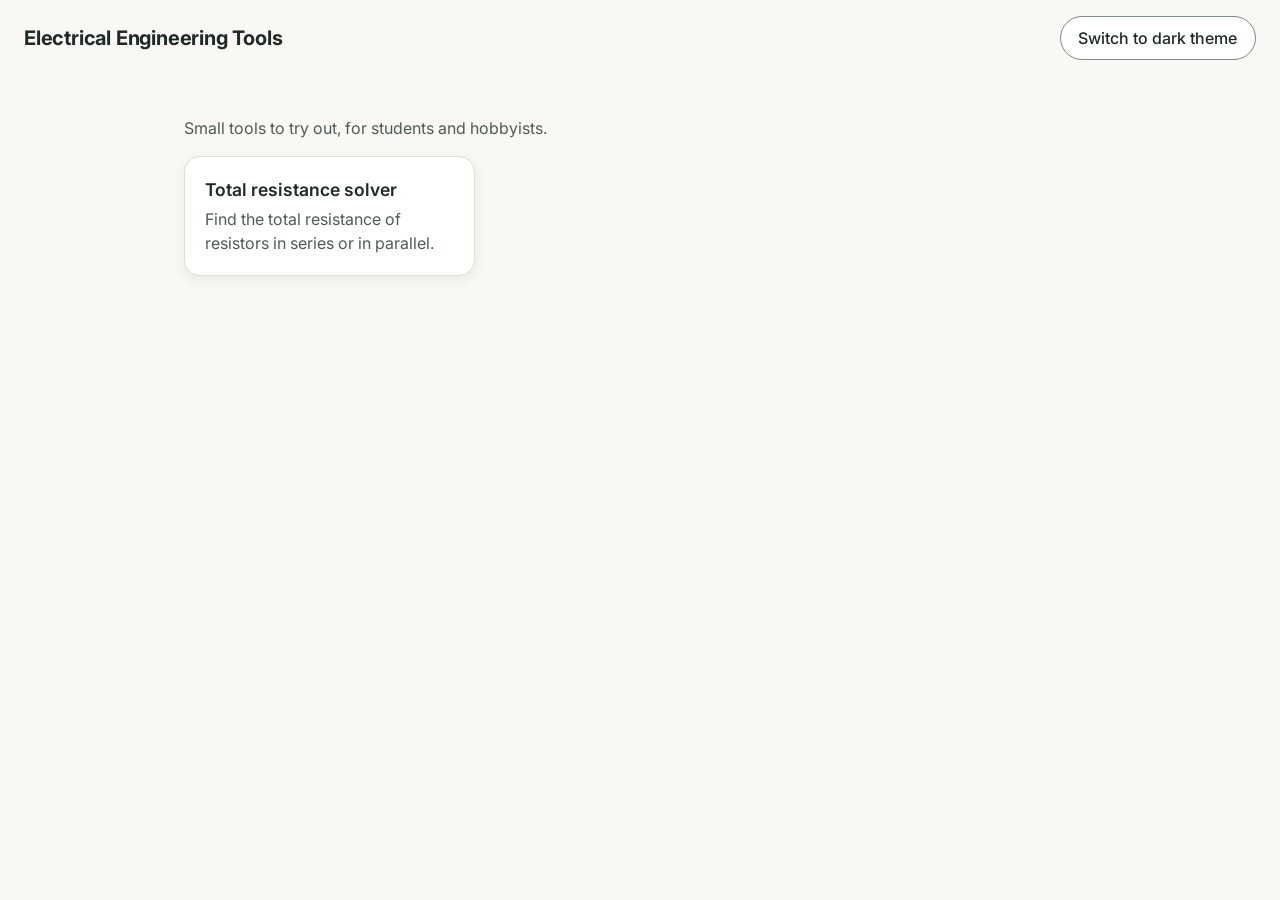
<file: index.html>
<!DOCTYPE html>
<html lang="en" data-theme="light">
<head>
  <meta charset="utf-8">
  <meta name="viewport" content="width=device-width, initial-scale=1">
  <title>Electrical Engineering Tools</title>
  <link rel="stylesheet" href="https://fonts.googleapis.com/css2?family=Inter:wght@400;500;600;700&display=swap">
  <link rel="stylesheet" href="css/styles.css">
  <script src="js/theme.js"></script>
</head>
<body>
  <header class="site-header">
    <h1 class="site-title">Electrical Engineering Tools</h1>
    <button id="theme-toggle" class="theme-toggle" type="button">Switch to dark theme</button>
  </header>

  <main>
    <p class="muted">Small tools to try out, for students and hobbyists.</p>

    <ul class="tool-grid">
      <li>
        <a class="tool-card" href="tools/total-resistance.html">
          <h2>Total resistance solver</h2>
          <p>Find the total resistance of resistors in series or in parallel.</p>
        </a>
      </li>
    </ul>
  </main>
</body>
</html>
</file>
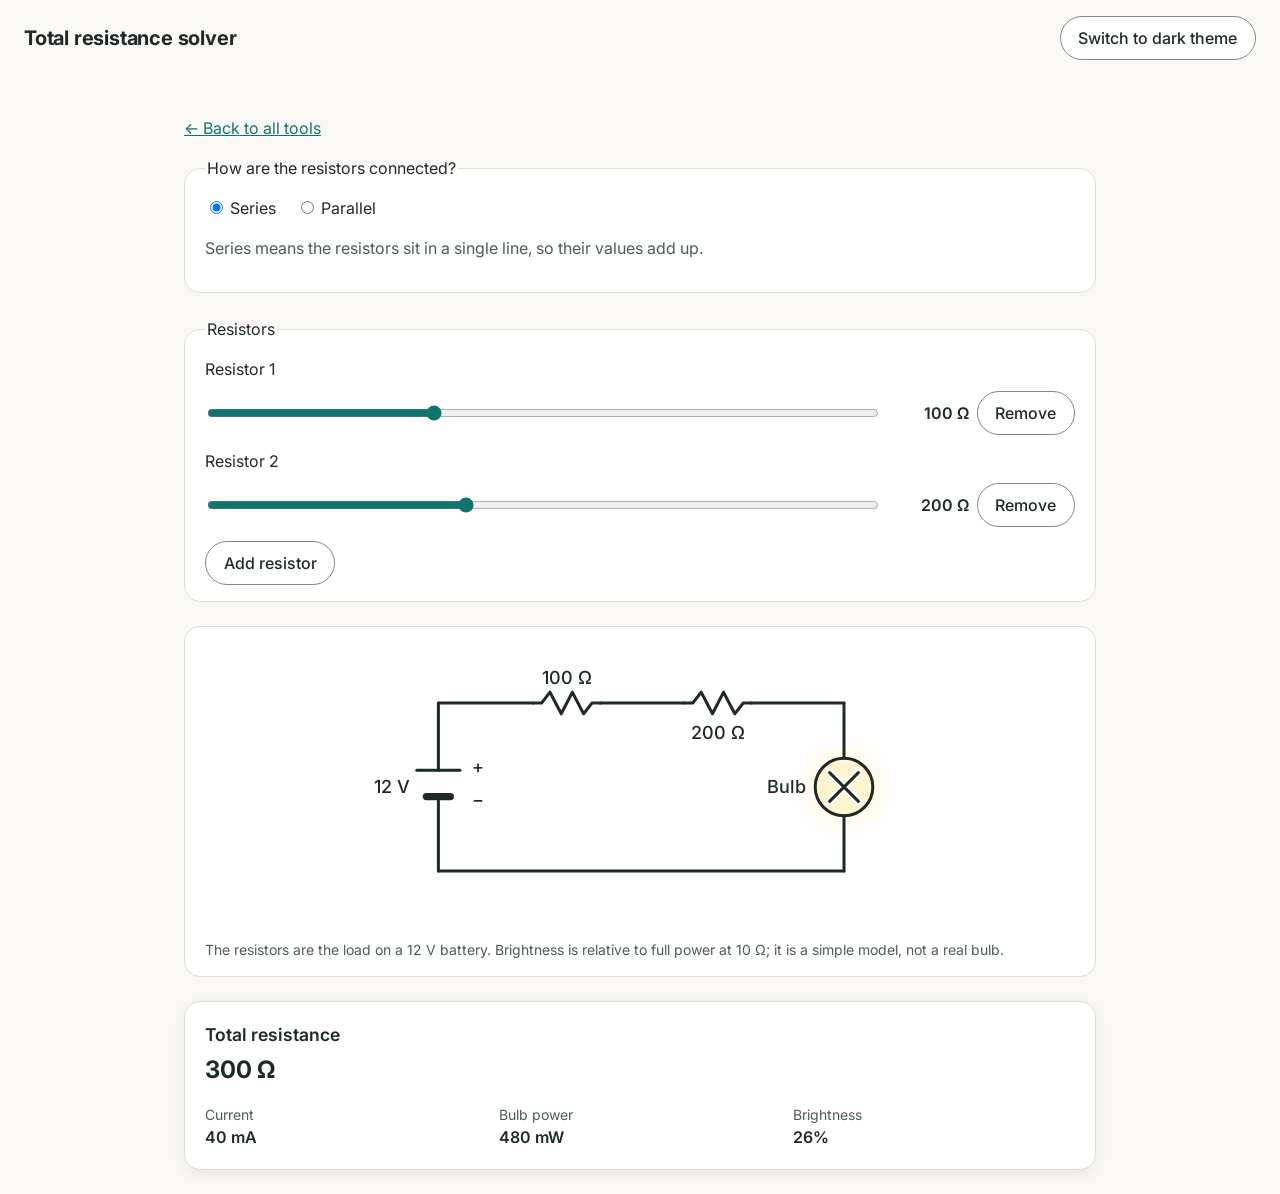
<file: tools/total-resistance.html>
<!DOCTYPE html>
<html lang="en" data-theme="light">
<head>
  <meta charset="utf-8">
  <meta name="viewport" content="width=device-width, initial-scale=1">
  <title>Total resistance solver</title>
  <link rel="stylesheet" href="https://fonts.googleapis.com/css2?family=Inter:wght@400;500;600;700&display=swap">
  <link rel="stylesheet" href="../css/styles.css">
  <script src="../js/theme.js"></script>
  <script src="../js/circuit-diagram.js" defer></script>
  <script src="../js/total-resistance.js" defer></script>
</head>
<body>
  <header class="site-header">
    <h1 class="site-title">Total resistance solver</h1>
    <button id="theme-toggle" class="theme-toggle" type="button">Switch to dark theme</button>
  </header>

  <main>
    <p><a href="../index.html">&larr; Back to all tools</a></p>

    <form id="solver" novalidate>
      <fieldset class="field-group">
        <legend>How are the resistors connected?</legend>
        <label><input type="radio" name="mode" value="series" checked> Series</label>
        <label><input type="radio" name="mode" value="parallel"> Parallel</label>
        <p id="mode-help" class="muted"></p>
      </fieldset>

      <fieldset class="field-group">
        <legend>Resistors</legend>
        <div id="rows"></div>
        <button id="add" class="button" type="button">Add resistor</button>
      </fieldset>
    </form>

    <figure class="circuit">
      <svg id="circuit" viewBox="0 0 480 240" role="img" aria-label="Circuit diagram"></svg>
      <figcaption class="muted">The resistors are the load on a 12 V battery. Brightness is relative to full power at 10 &Omega;; it is a simple model, not a real bulb.</figcaption>
    </figure>

    <div class="result" role="status" aria-live="polite">
      <h2>Total resistance</h2>
      <p id="result" class="result-value"></p>
      <dl class="readouts">
        <div><dt>Current</dt><dd id="current"></dd></div>
        <div><dt>Bulb power</dt><dd id="power"></dd></div>
        <div><dt>Brightness</dt><dd id="brightness"></dd></div>
      </dl>
    </div>
  </main>
</body>
</html>
</file>
<file: css/styles.css>
/* Clean Lab design: warm off-white, soft rounded cards, Inter. */
:root {
  --bg: #faf8f4;
  --surface: #ffffff;
  --text: #1f2a28;
  --muted: #4d5c58;
  --accent: #0f766e;
  --line: #e1ddd3;
  --control-border: #7d8a85;
  --shadow: 0 4px 14px rgba(31, 42, 40, 0.08);
}

:root[data-theme="dark"] {
  --bg: #101816;
  --surface: #18231f;
  --text: #eef4f1;
  --muted: #a9bdb6;
  --accent: #5eead4;
  --line: #2b3b36;
  --control-border: #6b7f77;
  --shadow: 0 4px 14px rgba(0, 0, 0, 0.35);
}

* {
  box-sizing: border-box;
}

body {
  margin: 0;
  background: var(--bg);
  color: var(--text);
  font-family: Inter, system-ui, sans-serif;
  line-height: 1.5;
}

a {
  color: var(--accent);
}

a:focus-visible,
button:focus-visible,
input:focus-visible,
select:focus-visible {
  outline: 3px solid var(--accent);
  outline-offset: 2px;
}

.site-header {
  display: flex;
  align-items: center;
  justify-content: space-between;
  flex-wrap: wrap;
  gap: 1rem;
  padding: 1rem 1.5rem;
}

.site-title {
  margin: 0;
  font-size: 1.25rem;
  font-weight: 700;
  letter-spacing: -0.01em;
}

.theme-toggle {
  min-height: 44px;
  padding: 0.5rem 1.1rem;
  border: 1px solid var(--control-border);
  border-radius: 999px;
  background: var(--surface);
  color: var(--text);
  font: inherit;
  font-weight: 500;
  cursor: pointer;
}

main {
  max-width: 60rem;
  margin: 0 auto;
  padding: 1.5rem;
}

.muted {
  color: var(--muted);
}

.tool-grid {
  display: grid;
  gap: 1.25rem;
  grid-template-columns: 1fr;
  padding: 0;
  list-style: none;
}

.tool-card {
  display: block;
  height: 100%;
  padding: 1.25rem;
  border: 1px solid var(--line);
  border-radius: 16px;
  background: var(--surface);
  box-shadow: var(--shadow);
  color: var(--text);
  text-decoration: none;
}

.tool-card:hover {
  border-color: var(--accent);
}

.tool-card h2 {
  margin: 0 0 0.25rem;
  font-size: 1.1rem;
  font-weight: 600;
}

.tool-card p {
  margin: 0;
  color: var(--muted);
}

@media (min-width: 600px) {
  .tool-grid {
    grid-template-columns: repeat(2, 1fr);
  }
}

@media (min-width: 900px) {
  .tool-grid {
    grid-template-columns: repeat(3, 1fr);
  }
}

.field-group {
  margin: 0 0 1.5rem;
  padding: 1rem 1.25rem;
  border: 1px solid var(--line);
  border-radius: 16px;
  background: var(--surface);
}

.field-group label {
  margin-right: 1rem;
}

.row {
  display: flex;
  flex-wrap: wrap;
  align-items: center;
  gap: 0.5rem;
  margin-bottom: 0.75rem;
}

.row label {
  flex: 0 0 100%;
  margin: 0;
}

.row input[type="range"] {
  flex: 1 1 10rem;
  min-width: 0;
  min-height: 44px;
  accent-color: var(--accent);
}

.row output {
  min-width: 5rem;
  font-weight: 600;
  text-align: right;
}

.button:disabled {
  opacity: 0.5;
  cursor: not-allowed;
}

.circuit {
  margin: 0 0 1.5rem;
  padding: 1rem 1.25rem;
  border: 1px solid var(--line);
  border-radius: 16px;
  background: var(--surface);
}

.circuit svg {
  display: block;
  width: 100%;
  max-width: 36rem;
  height: auto;
  margin: 0 auto;
}

.circuit figcaption {
  margin-top: 0.5rem;
  font-size: 0.875rem;
}

.circuit .wire,
.circuit .plate,
.circuit .halo {
  fill: none;
  stroke: var(--text);
  stroke-width: 2.5;
  stroke-linecap: round;
  stroke-linejoin: round;
}

.circuit .plate {
  stroke-width: 6;
}

.circuit .halo {
  stroke: var(--surface);
  stroke-width: 6;
}

.circuit .bulb-base {
  fill: var(--surface);
}

.circuit .label {
  fill: var(--text);
  font-size: 15px;
  font-weight: 500;
}

@media (max-width: 599px) {
  .circuit .label {
    font-size: 20px;
  }
}

.readouts {
  display: grid;
  grid-template-columns: repeat(3, minmax(0, 1fr));
  gap: 0.75rem;
  margin: 1rem 0 0;
}

.readouts dt {
  color: var(--muted);
  font-size: 0.875rem;
}

.readouts dd {
  margin: 0;
  font-weight: 600;
}

.button {
  min-height: 44px;
  padding: 0.5rem 1.1rem;
  border: 1px solid var(--control-border);
  border-radius: 999px;
  background: var(--surface);
  color: var(--text);
  font: inherit;
  font-weight: 500;
  cursor: pointer;
}

.result {
  padding: 1.25rem;
  border: 1px solid var(--line);
  border-radius: 16px;
  background: var(--surface);
  box-shadow: var(--shadow);
}

.result h2 {
  margin: 0 0 0.25rem;
  font-size: 1.1rem;
  font-weight: 600;
}

.result-value {
  margin: 0;
  font-size: 1.5rem;
  font-weight: 700;
}
</file>
